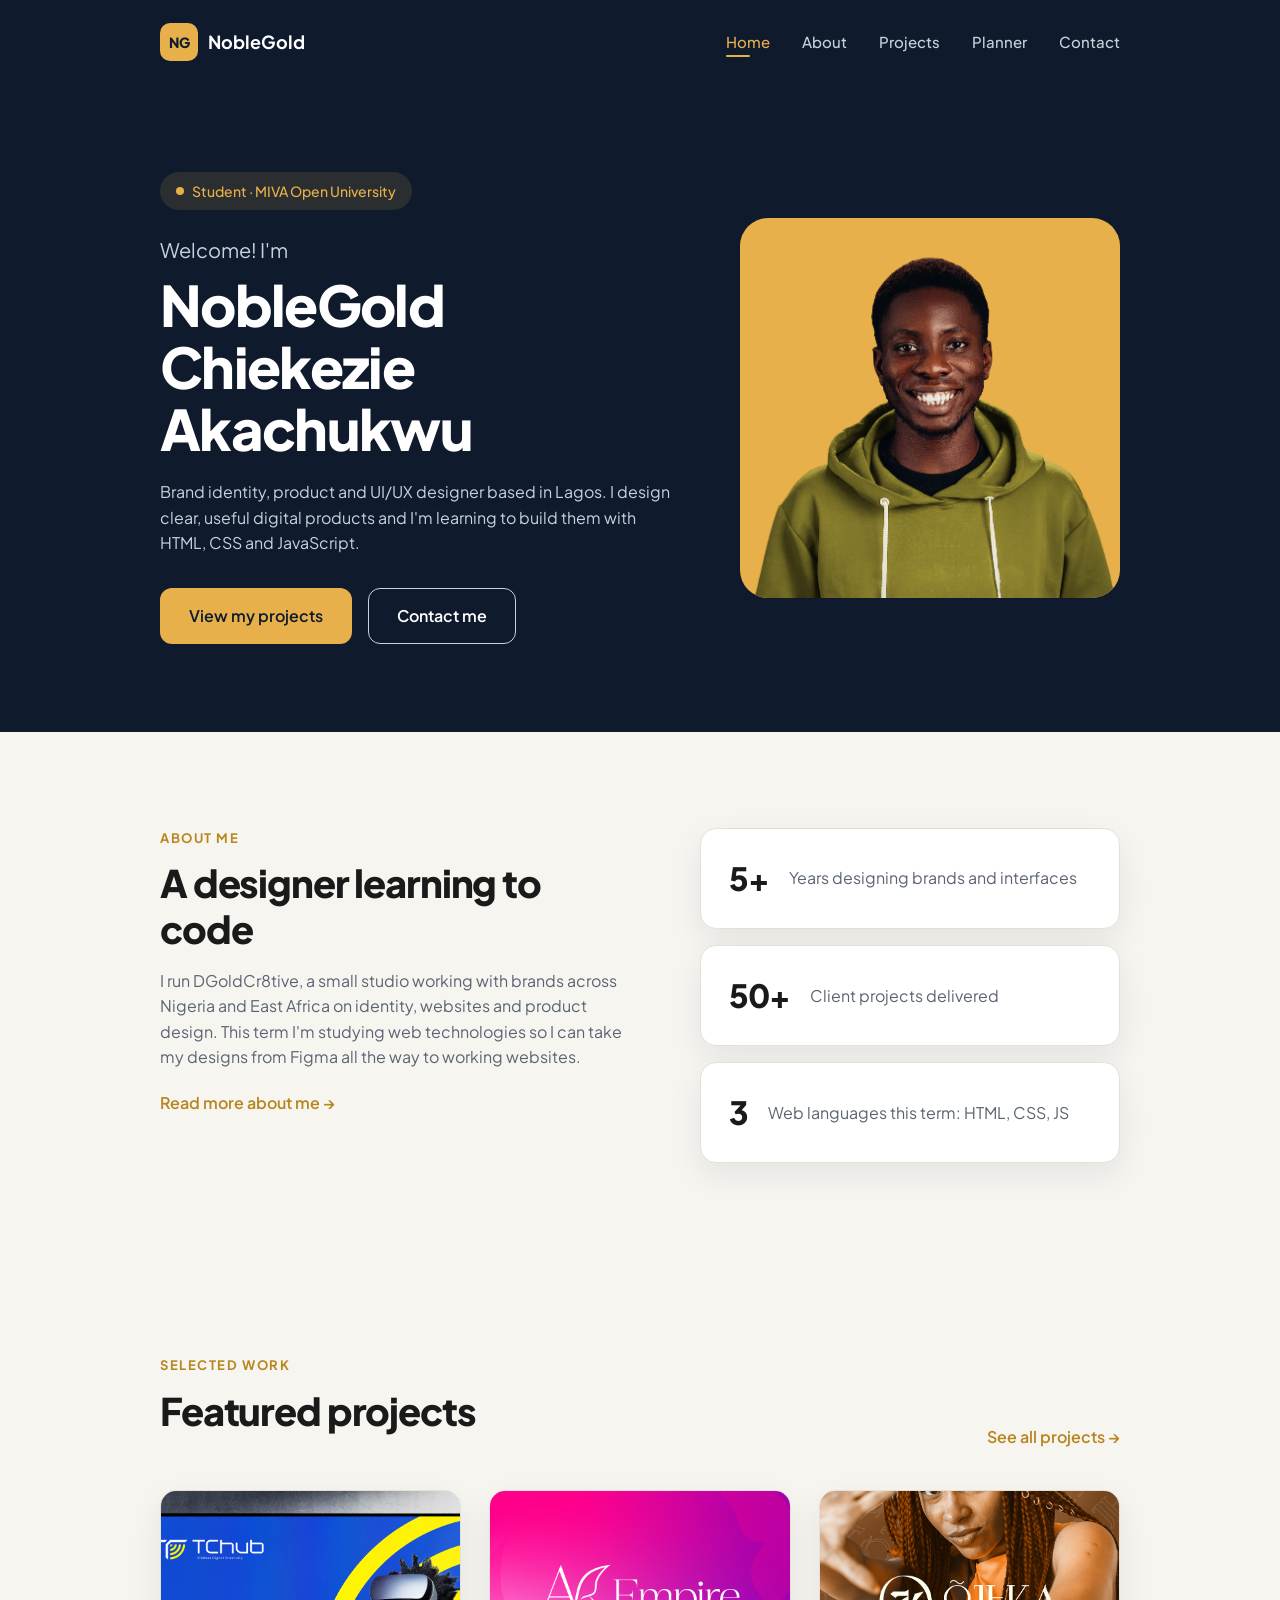
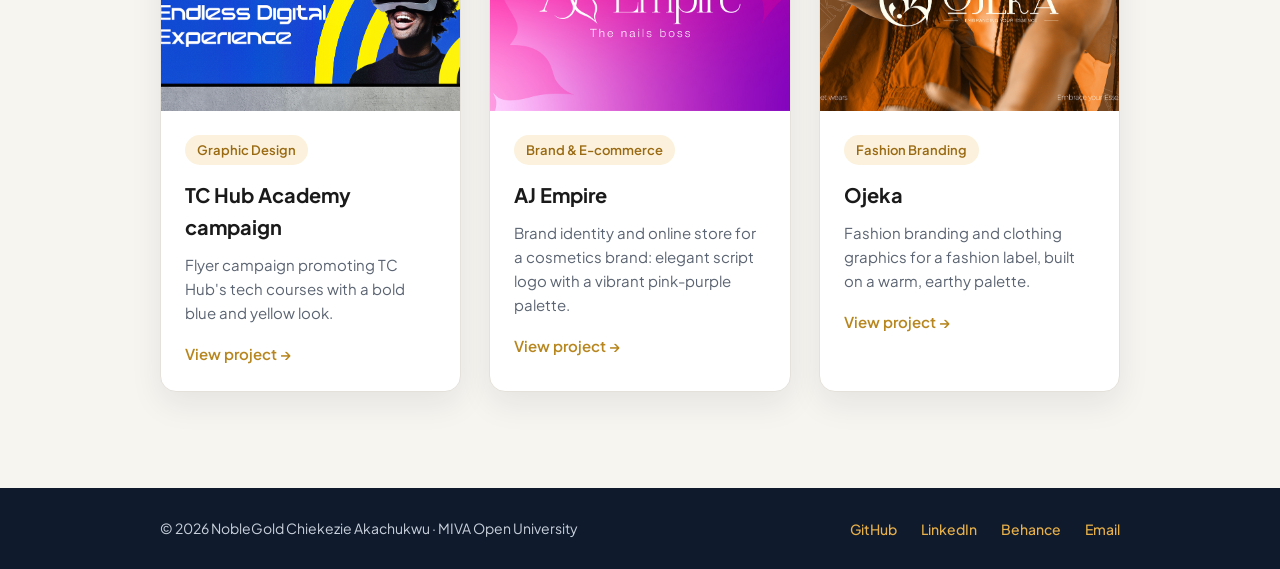
<file: index.html>
<!DOCTYPE html>
<html lang="en">
<head>
  <meta charset="UTF-8">
  <!-- Makes the page scale properly on phones -->
  <meta name="viewport" content="width=device-width, initial-scale=1.0">
  <title>NobleGold Chiekezie Akachukwu – Home</title>

  <!-- Plus Jakarta Sans from Google Fonts -->
  <link rel="preconnect" href="https://fonts.googleapis.com">
  <link rel="preconnect" href="https://fonts.gstatic.com" crossorigin>
  <link href="https://fonts.googleapis.com/css2?family=Plus+Jakarta+Sans:wght@400;500;600;700;800&display=swap" rel="stylesheet">

  <!-- One shared stylesheet for the whole site -->
  <link rel="stylesheet" href="css/style.css">
</head>
<body>

  <!-- ===== Navigation (same on every page) ===== -->
  <header class="site-nav">
    <nav class="container nav-inner">
      <a href="index.html" class="logo">
        <span class="logo-mark">NG</span>
        <span class="logo-name">NobleGold</span>
      </a>

      <!-- Hamburger button, only visible on mobile -->
      <button class="nav-toggle" id="navToggle" aria-label="Open menu">&#9776;</button>

      <ul class="nav-links" id="navLinks">
        <li><a href="index.html" class="active">Home</a></li>
        <li><a href="about.html">About</a></li>
        <li><a href="projects.html">Projects</a></li>
        <li><a href="planner.html">Planner</a></li>
        <li><a href="contact.html">Contact</a></li>
      </ul>
    </nav>
  </header>

  <main>

    <!-- ===== Hero ===== -->
    <section class="hero">
      <div class="container hero-inner">
        <div class="hero-text">
          <span class="hero-pill">Student · MIVA Open University</span>
          <p class="hero-hello">Welcome! I'm</p>
          <h1 class="hero-name">NobleGold Chiekezie Akachukwu</h1>
          <p class="hero-intro">
            Brand identity, product and UI/UX designer based in Lagos.
            I design clear, useful digital products and I'm learning to
            build them with HTML, CSS and JavaScript.
          </p>
          <div class="hero-buttons">
            <a href="projects.html" class="btn btn-primary">View my projects</a>
            <a href="contact.html" class="btn btn-secondary">Contact me</a>
          </div>
        </div>

        <!-- Photo in a rounded gold card -->
        <div class="hero-photo">
          <img src="images/profile.png" alt="Portrait of NobleGold Chiekezie Akachukwu smiling in a green hoodie">
        </div>
      </div>
    </section>

    <!-- ===== Brief biography ===== -->
    <section class="section fade-up">
      <div class="container bio-inner">
        <div class="bio-text">
          <span class="eyebrow">About me</span>
          <h2 class="section-title">A designer learning to code</h2>
          <p>
            I run DGoldCr8tive, a small studio working with brands across
            Nigeria and East Africa on identity, websites and product design.
            This term I'm studying web technologies so I can take my designs
            from Figma all the way to working websites.
          </p>
          <a href="about.html" class="bio-link">Read more about me &rarr;</a>
        </div>

        <!-- Three stat cards -->
        <div class="bio-stats">
          <div class="card stat-card">
            <span class="stat-number">5+</span>
            <span>Years designing brands and interfaces</span>
          </div>
          <div class="card stat-card">
            <span class="stat-number">50+</span>
            <span>Client projects delivered</span>
          </div>
          <div class="card stat-card">
            <span class="stat-number">3</span>
            <span>Web languages this term: HTML, CSS, JS</span>
          </div>
        </div>
      </div>
    </section>

    <!-- ===== Featured projects ===== -->
    <section class="section fade-up">
      <div class="container">
        <div class="featured-head">
          <div>
            <span class="eyebrow">Selected work</span>
            <h2 class="section-title">Featured projects</h2>
          </div>
          <a href="projects.html" class="bio-link">See all projects &rarr;</a>
        </div>

        <div class="featured-grid">
          <!-- Each project card is an <article> (semantic HTML) -->
          <article class="card project-card">
            <img src="images/tchub.png" alt="TC Hub Academy flyer with a blue and yellow design and a man wearing a VR headset">
            <div class="project-card-body">
              <span class="tag-pill">Graphic Design</span>
              <h3>TC Hub Academy campaign</h3>
              <p>Flyer campaign promoting TC Hub's tech courses with a bold blue and yellow look.</p>
              <a href="projects.html" class="project-link">View project &rarr;</a>
            </div>
          </article>

          <article class="card project-card">
            <img src="images/aj-empire.png" alt="AJ Empire logo on a vibrant pink and purple gradient background">
            <div class="project-card-body">
              <span class="tag-pill">Brand &amp; E-commerce</span>
              <h3>AJ Empire</h3>
              <p>Brand identity and online store for a cosmetics brand: elegant script logo with a vibrant pink-purple palette.</p>
              <a href="projects.html" class="project-link">View project &rarr;</a>
            </div>
          </article>

          <article class="card project-card">
            <img src="images/ojeka.png" alt="Ojeka fashion brand identity with a model in orange streetwear on a warm earthy background">
            <div class="project-card-body">
              <span class="tag-pill">Fashion Branding</span>
              <h3>Ojeka</h3>
              <p>Fashion branding and clothing graphics for a fashion label, built on a warm, earthy palette.</p>
              <a href="projects.html" class="project-link">View project &rarr;</a>
            </div>
          </article>
        </div>
      </div>
    </section>

  </main>

  <!-- ===== Footer (same on every page) ===== -->
  <footer class="site-footer">
    <div class="container footer-inner">
      <p>&copy; 2026 NobleGold Chiekezie Akachukwu &middot; MIVA Open University</p>
      <ul class="footer-links">
        <li><a href="https://github.com/dgoldesign" target="_blank" rel="noopener">GitHub</a></li>
        <li><a href="https://www.linkedin.com/in/noblegold-chiekezie-0a25a3251" target="_blank" rel="noopener">LinkedIn</a></li>
        <li><a href="https://www.behance.net/32a347e4" target="_blank" rel="noopener">Behance</a></li>
        <li><a href="mailto:noblegoldaka04@gmail.com">Email</a></li>
      </ul>
    </div>
  </footer>

  <!-- Shared JavaScript: mobile menu + scroll animations -->
  <script src="js/main.js"></script>
</body>
</html>
</file>
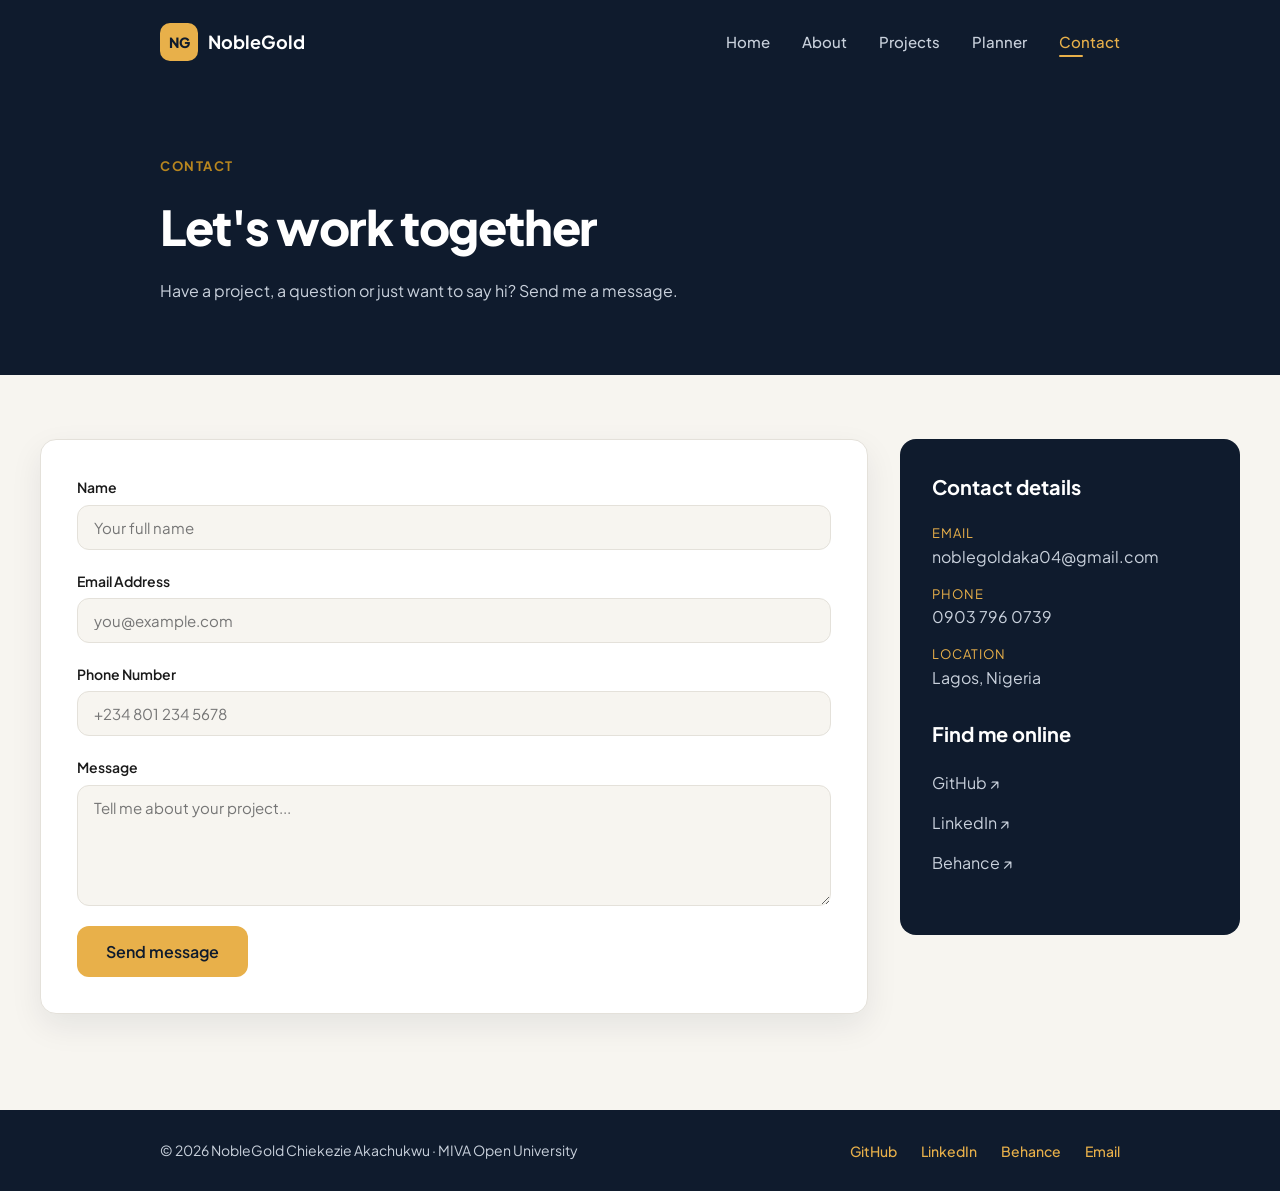
<file: contact.html>
<!DOCTYPE html>
<html lang="en">
<head>
  <meta charset="UTF-8">
  <meta name="viewport" content="width=device-width, initial-scale=1.0">
  <title>Contact – NobleGold Chiekezie Akachukwu</title>

  <link rel="preconnect" href="https://fonts.googleapis.com">
  <link rel="preconnect" href="https://fonts.gstatic.com" crossorigin>
  <link href="https://fonts.googleapis.com/css2?family=Plus+Jakarta+Sans:wght@400;500;600;700;800&display=swap" rel="stylesheet">

  <link rel="stylesheet" href="css/style.css">
</head>
<body>

  <!-- ===== Navigation ===== -->
  <header class="site-nav">
    <nav class="container nav-inner">
      <a href="index.html" class="logo">
        <span class="logo-mark">NG</span>
        <span class="logo-name">NobleGold</span>
      </a>
      <button class="nav-toggle" id="navToggle" aria-label="Open menu">&#9776;</button>
      <ul class="nav-links" id="navLinks">
        <li><a href="index.html">Home</a></li>
        <li><a href="about.html">About</a></li>
        <li><a href="projects.html">Projects</a></li>
        <li><a href="planner.html">Planner</a></li>
        <li><a href="contact.html" class="active">Contact</a></li>
      </ul>
    </nav>
  </header>

  <main>

    <!-- ===== Page header ===== -->
    <section class="page-header">
      <div class="container">
        <span class="eyebrow">Contact</span>
        <h1>Let's work together</h1>
        <p>Have a project, a question or just want to say hi? Send me a message.</p>
      </div>
    </section>

    <!-- ===== Form + info card ===== -->
    <section class="container contact-layout">

      <!-- Left: the form card. novalidate = JavaScript does the checking. -->
      <div class="card contact-form-card">

        <!-- Green message shown after a valid submit -->
        <p class="success-msg" id="successMsg"></p>

        <form class="contact-form" id="contactForm" novalidate>
          <div class="field">
            <label for="name">Name</label>
            <input type="text" id="name" name="name" placeholder="Your full name">
            <p class="error-text" id="nameError"></p>
          </div>

          <div class="field">
            <label for="email">Email Address</label>
            <input type="email" id="email" name="email" placeholder="you@example.com">
            <p class="error-text" id="emailError"></p>
          </div>

          <div class="field">
            <label for="phone">Phone Number</label>
            <input type="tel" id="phone" name="phone" placeholder="+234 801 234 5678">
            <p class="error-text" id="phoneError"></p>
          </div>

          <div class="field">
            <label for="message">Message</label>
            <textarea id="message" name="message" rows="5" placeholder="Tell me about your project..."></textarea>
            <p class="error-text" id="messageError"></p>
          </div>

          <button type="submit" class="btn btn-primary">Send message</button>
        </form>
      </div>

      <!-- Right: navy info card -->
      <aside class="contact-info">
        <h2>Contact details</h2>
        <ul>
          <li>
            <span class="label">Email</span>
            <a href="mailto:noblegoldaka04@gmail.com">noblegoldaka04@gmail.com</a>
          </li>
          <li>
            <span class="label">Phone</span>
            <a href="tel:+2349037960739">0903 796 0739</a>
          </li>
          <li>
            <span class="label">Location</span>
            Lagos, Nigeria
          </li>
        </ul>

        <h2>Find me online</h2>
        <ul>
          <li><a href="https://github.com/dgoldesign" target="_blank" rel="noopener">GitHub &#8599;</a></li>
          <li><a href="https://www.linkedin.com/in/noblegold-chiekezie-0a25a3251" target="_blank" rel="noopener">LinkedIn &#8599;</a></li>
          <li><a href="https://www.behance.net/32a347e4" target="_blank" rel="noopener">Behance &#8599;</a></li>
        </ul>
      </aside>

    </section>

  </main>

  <!-- ===== Footer ===== -->
  <footer class="site-footer">
    <div class="container footer-inner">
      <p>&copy; 2026 NobleGold Chiekezie Akachukwu &middot; MIVA Open University</p>
      <ul class="footer-links">
        <li><a href="https://github.com/dgoldesign" target="_blank" rel="noopener">GitHub</a></li>
        <li><a href="https://www.linkedin.com/in/noblegold-chiekezie-0a25a3251" target="_blank" rel="noopener">LinkedIn</a></li>
        <li><a href="https://www.behance.net/32a347e4" target="_blank" rel="noopener">Behance</a></li>
        <li><a href="mailto:noblegoldaka04@gmail.com">Email</a></li>
      </ul>
    </div>
  </footer>

  <script src="js/main.js"></script>
  <!-- Form validation logic -->
  <script src="js/contact.js"></script>
</body>
</html>
</file>
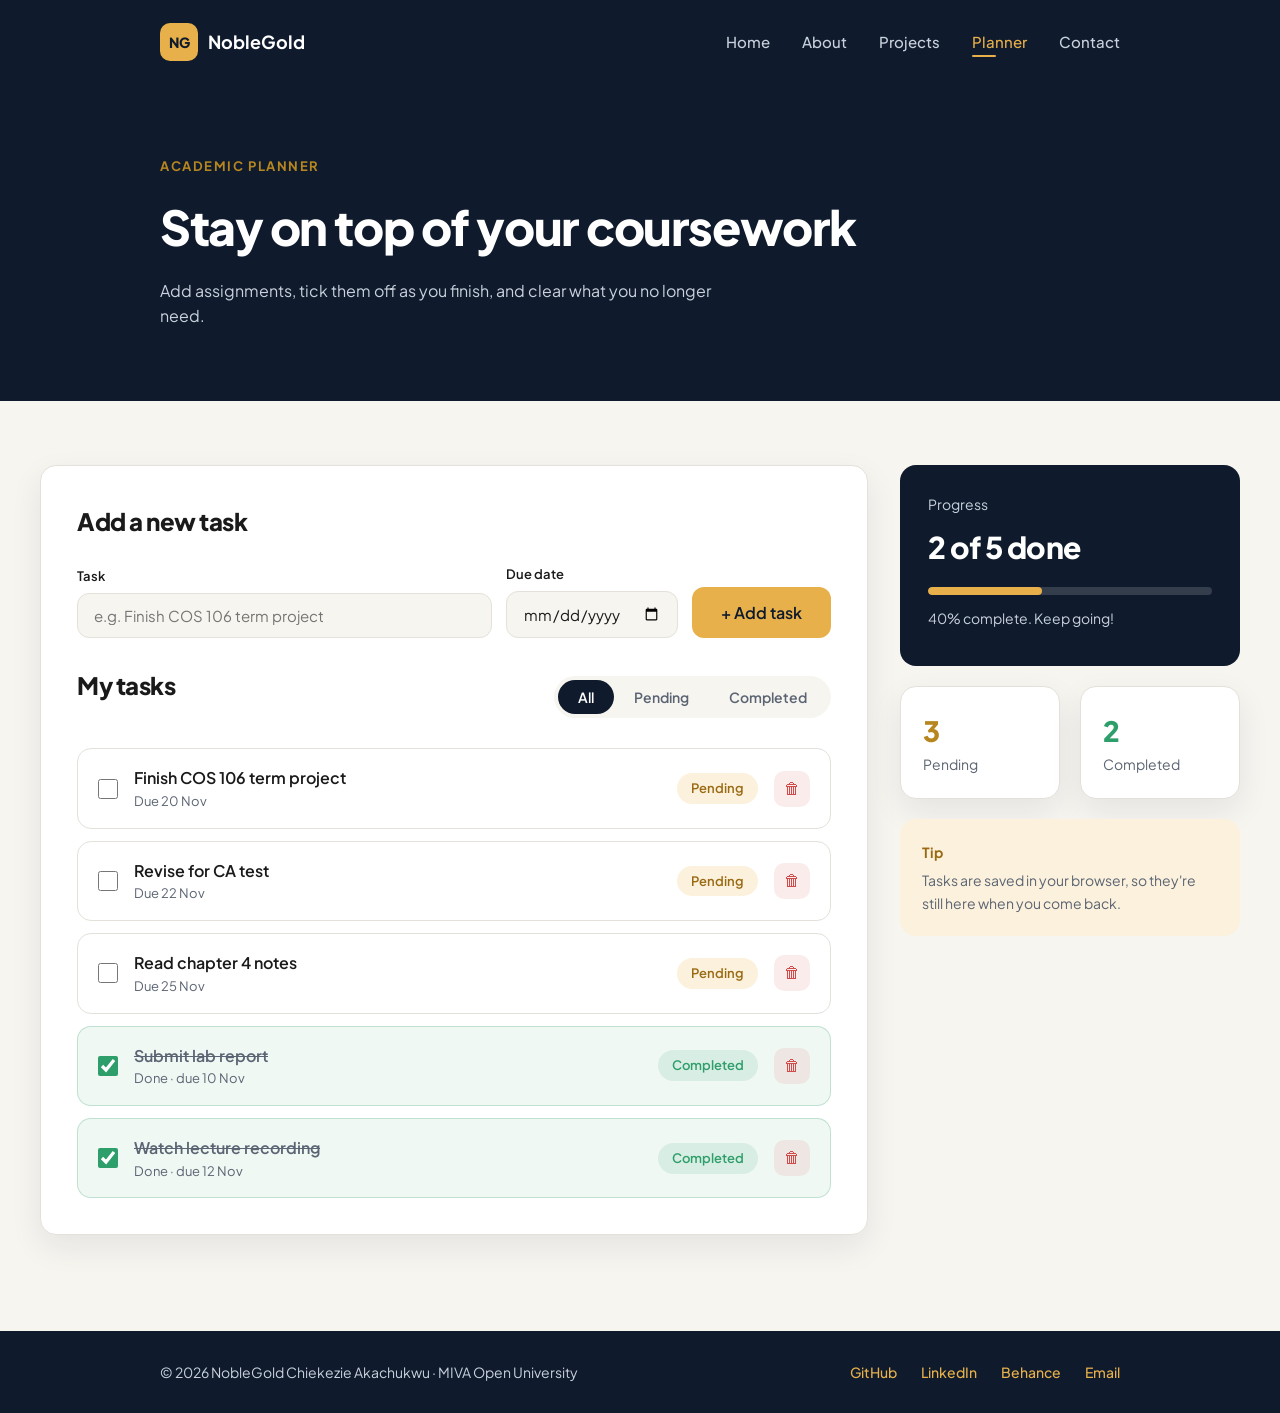
<file: planner.html>
<!DOCTYPE html>
<html lang="en">
<head>
  <meta charset="UTF-8">
  <meta name="viewport" content="width=device-width, initial-scale=1.0">
  <title>Academic Planner – NobleGold Chiekezie Akachukwu</title>

  <link rel="preconnect" href="https://fonts.googleapis.com">
  <link rel="preconnect" href="https://fonts.gstatic.com" crossorigin>
  <link href="https://fonts.googleapis.com/css2?family=Plus+Jakarta+Sans:wght@400;500;600;700;800&display=swap" rel="stylesheet">

  <link rel="stylesheet" href="css/style.css">
</head>
<body>

  <!-- ===== Navigation ===== -->
  <header class="site-nav">
    <nav class="container nav-inner">
      <a href="index.html" class="logo">
        <span class="logo-mark">NG</span>
        <span class="logo-name">NobleGold</span>
      </a>
      <button class="nav-toggle" id="navToggle" aria-label="Open menu">&#9776;</button>
      <ul class="nav-links" id="navLinks">
        <li><a href="index.html">Home</a></li>
        <li><a href="about.html">About</a></li>
        <li><a href="projects.html">Projects</a></li>
        <li><a href="planner.html" class="active">Planner</a></li>
        <li><a href="contact.html">Contact</a></li>
      </ul>
    </nav>
  </header>

  <main>

    <!-- ===== Page header ===== -->
    <section class="page-header">
      <div class="container">
        <span class="eyebrow">Academic planner</span>
        <h1>Stay on top of your coursework</h1>
        <p>Add assignments, tick them off as you finish, and clear what you no longer need.</p>
      </div>
    </section>

    <!-- ===== Planner: task panel + summary column ===== -->
    <section class="container planner-layout">

      <!-- Left: the task panel -->
      <div class="card task-panel">
        <h2>Add a new task</h2>

        <!-- Add-task form (planner.js handles the submit) -->
        <form class="task-form" id="taskForm">
          <div class="field grow">
            <label for="taskInput">Task</label>
            <input type="text" id="taskInput" placeholder="e.g. Finish COS 106 term project">
          </div>
          <div class="field">
            <label for="taskDate">Due date</label>
            <input type="date" id="taskDate">
          </div>
          <button type="submit" class="btn btn-primary">+ Add task</button>
        </form>

        <!-- Red message shown when the task box is empty -->
        <p class="form-error" id="taskError">Please type a task before adding it.</p>

        <div class="tasks-head">
          <h2>My tasks</h2>
          <!-- Filter tabs: All / Pending / Completed -->
          <div class="task-tabs" id="taskTabs">
            <button class="task-tab active" data-filter="all">All</button>
            <button class="task-tab" data-filter="pending">Pending</button>
            <button class="task-tab" data-filter="completed">Completed</button>
          </div>
        </div>

        <!-- planner.js builds the task rows in here -->
        <ul class="task-list" id="taskList"></ul>

        <!-- Shown when the list is empty -->
        <p class="empty-state" id="emptyState">No tasks here yet. Add one above to get started!</p>
      </div>

      <!-- Right: live summary column (numbers updated by planner.js) -->
      <aside class="summary-col">
        <div class="progress-card">
          <p class="label">Progress</p>
          <p class="big" id="progressText">0 of 0 done</p>
          <div class="progress-track">
            <div class="progress-fill" id="progressFill"></div>
          </div>
          <p class="label" id="progressPercent">0% complete. Keep going!</p>
        </div>

        <div class="count-cards">
          <div class="card count-card pending">
            <p class="num" id="pendingCount">0</p>
            <p class="label">Pending</p>
          </div>
          <div class="card count-card completed">
            <p class="num" id="completedCount">0</p>
            <p class="label">Completed</p>
          </div>
        </div>

        <div class="tip-card">
          <strong>Tip</strong>
          Tasks are saved in your browser, so they're still here when you come back.
        </div>
      </aside>

    </section>

  </main>

  <!-- ===== Footer ===== -->
  <footer class="site-footer">
    <div class="container footer-inner">
      <p>&copy; 2026 NobleGold Chiekezie Akachukwu &middot; MIVA Open University</p>
      <ul class="footer-links">
        <li><a href="https://github.com/dgoldesign" target="_blank" rel="noopener">GitHub</a></li>
        <li><a href="https://www.linkedin.com/in/noblegold-chiekezie-0a25a3251" target="_blank" rel="noopener">LinkedIn</a></li>
        <li><a href="https://www.behance.net/32a347e4" target="_blank" rel="noopener">Behance</a></li>
        <li><a href="mailto:noblegoldaka04@gmail.com">Email</a></li>
      </ul>
    </div>
  </footer>

  <script src="js/main.js"></script>
  <!-- Task manager logic -->
  <script src="js/planner.js"></script>
</body>
</html>
</file>
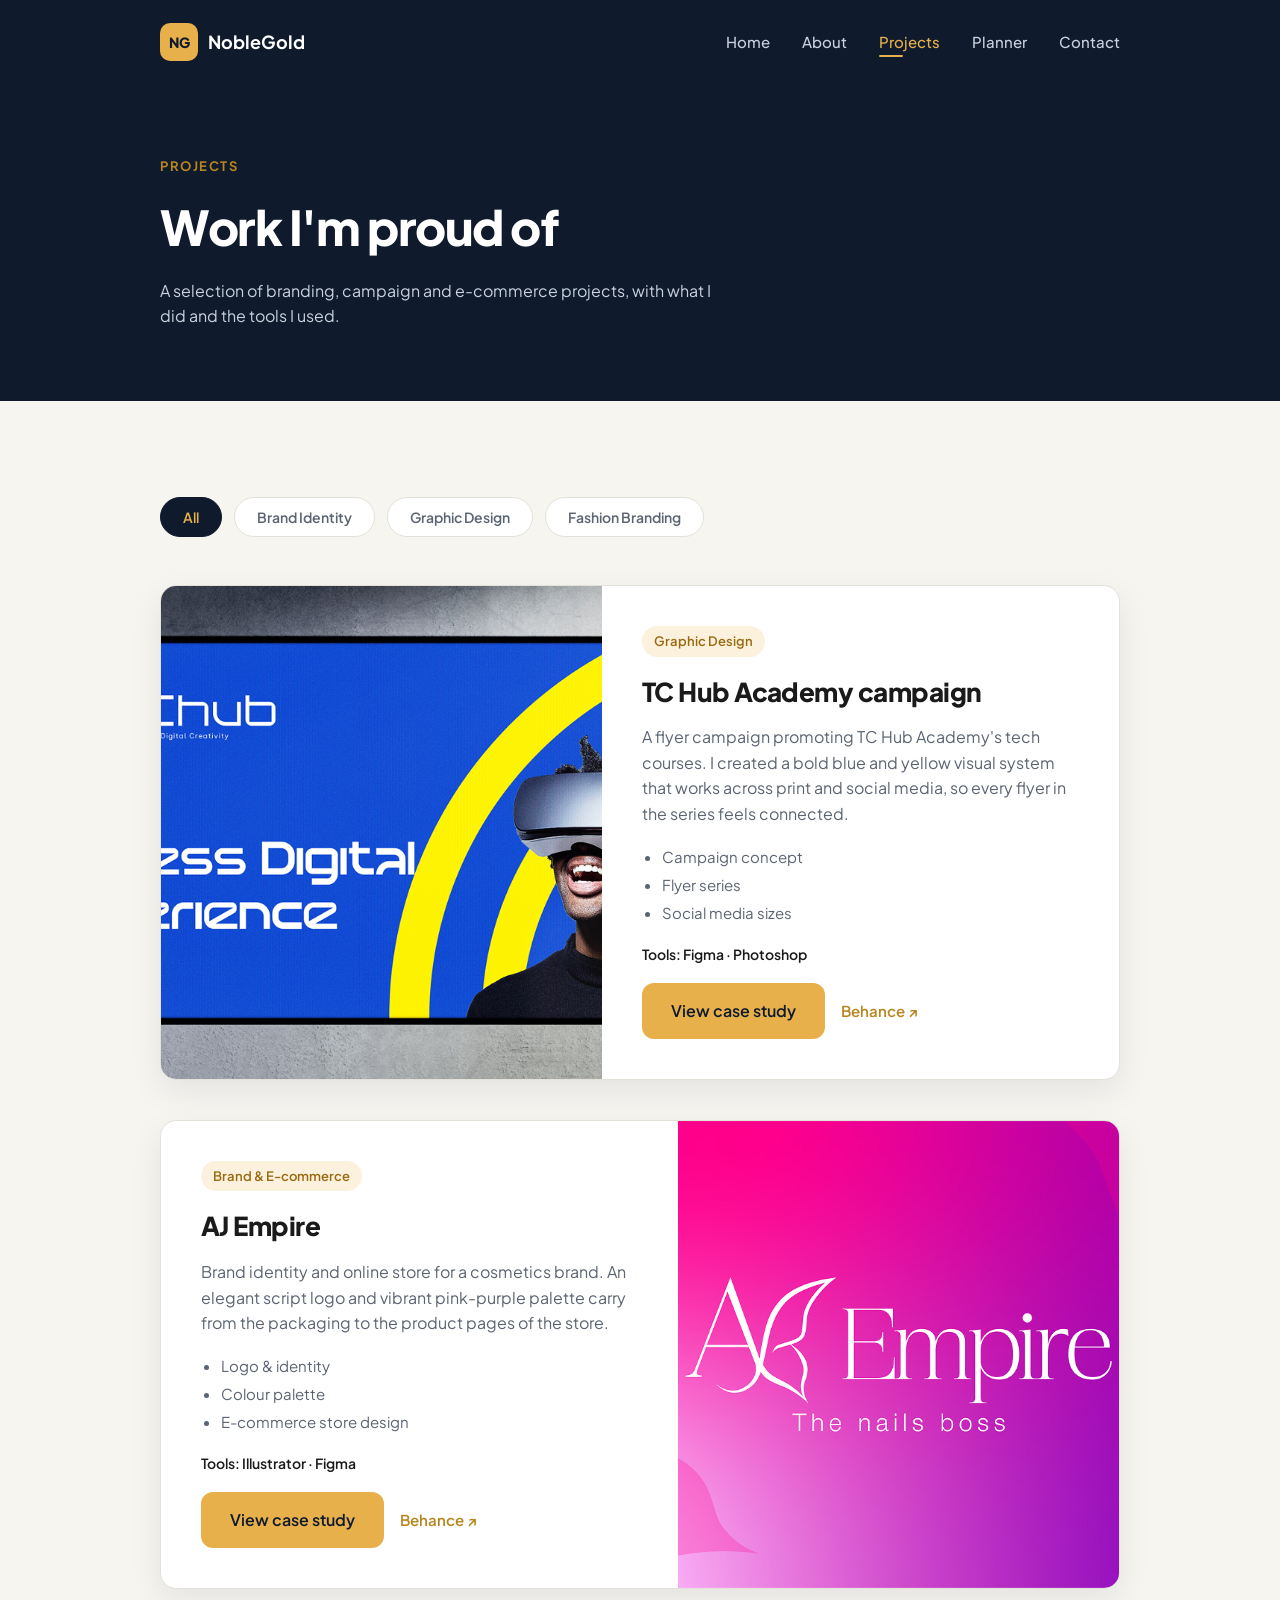
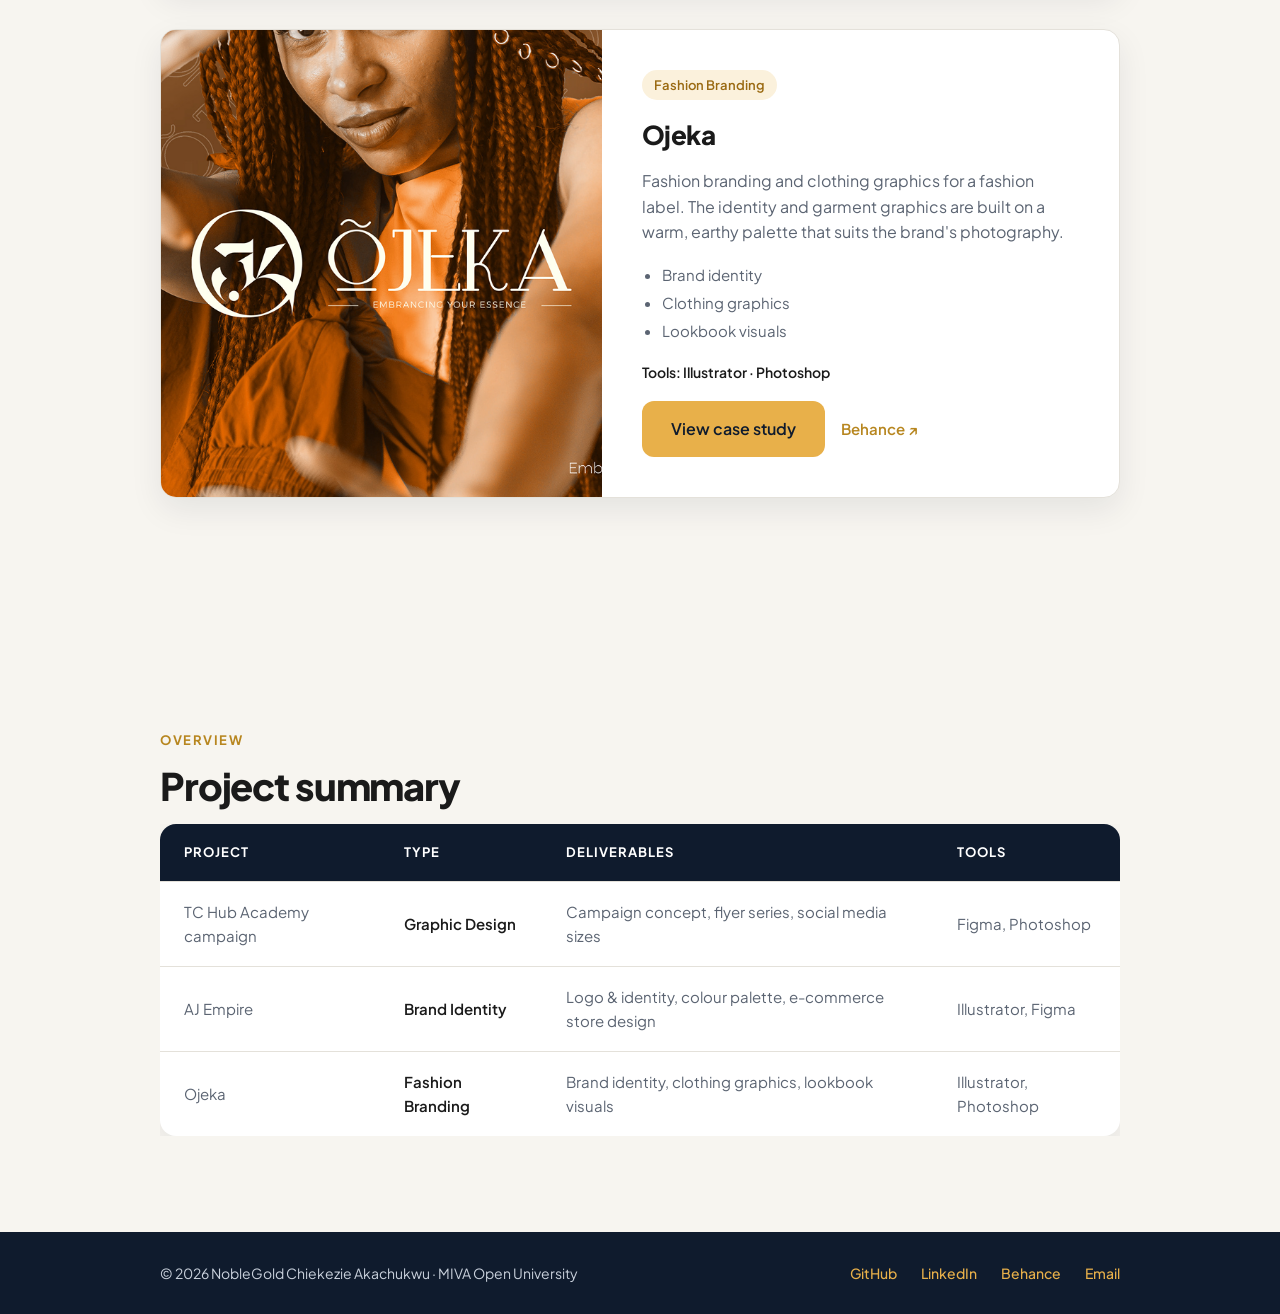
<file: projects.html>
<!DOCTYPE html>
<html lang="en">
<head>
  <meta charset="UTF-8">
  <meta name="viewport" content="width=device-width, initial-scale=1.0">
  <title>Projects – NobleGold Chiekezie Akachukwu</title>

  <link rel="preconnect" href="https://fonts.googleapis.com">
  <link rel="preconnect" href="https://fonts.gstatic.com" crossorigin>
  <link href="https://fonts.googleapis.com/css2?family=Plus+Jakarta+Sans:wght@400;500;600;700;800&display=swap" rel="stylesheet">

  <link rel="stylesheet" href="css/style.css">
</head>
<body>

  <!-- ===== Navigation ===== -->
  <header class="site-nav">
    <nav class="container nav-inner">
      <a href="index.html" class="logo">
        <span class="logo-mark">NG</span>
        <span class="logo-name">NobleGold</span>
      </a>
      <button class="nav-toggle" id="navToggle" aria-label="Open menu">&#9776;</button>
      <ul class="nav-links" id="navLinks">
        <li><a href="index.html">Home</a></li>
        <li><a href="about.html">About</a></li>
        <li><a href="projects.html" class="active">Projects</a></li>
        <li><a href="planner.html">Planner</a></li>
        <li><a href="contact.html">Contact</a></li>
      </ul>
    </nav>
  </header>

  <main>

    <!-- ===== Page header ===== -->
    <section class="page-header">
      <div class="container">
        <span class="eyebrow">Projects</span>
        <h1>Work I'm proud of</h1>
        <p>A selection of branding, campaign and e-commerce projects, with what I did and the tools I used.</p>
      </div>
    </section>

    <!-- ===== Filterable project list ===== -->
    <section class="section fade-up">
      <div class="container">

        <!-- Filter buttons: JavaScript shows/hides cards by data-category -->
        <div class="filter-bar" id="filterBar">
          <button class="filter-btn active" data-filter="all">All</button>
          <button class="filter-btn" data-filter="brand">Brand Identity</button>
          <button class="filter-btn" data-filter="graphic">Graphic Design</button>
          <button class="filter-btn" data-filter="fashion">Fashion Branding</button>
        </div>

        <!-- Project 1: image left, text right -->
        <article class="card big-project" data-category="graphic">
          <div class="big-project-img">
            <img src="images/tchub.png" alt="TC Hub Academy flyer with a blue and yellow design and a man wearing a VR headset">
          </div>
          <div class="big-project-body">
            <span class="tag-pill">Graphic Design</span>
            <h3>TC Hub Academy campaign</h3>
            <p>
              A flyer campaign promoting TC Hub Academy's tech courses. I created
              a bold blue and yellow visual system that works across print and
              social media, so every flyer in the series feels connected.
            </p>
            <ul class="deliverables">
              <li>Campaign concept</li>
              <li>Flyer series</li>
              <li>Social media sizes</li>
            </ul>
            <p class="tools-line">Tools: Figma &middot; Photoshop</p>
            <div class="big-project-links">
              <a href="https://www.behance.net/gallery/234723851/TC-Hub-Portfolio-Website-UIUX-Case-Study" class="btn btn-primary" target="_blank" rel="noopener">View case study</a>
              <a href="https://www.behance.net/32a347e4" class="project-link" target="_blank" rel="noopener">Behance &#8599;</a>
            </div>
          </div>
        </article>

        <!-- Project 2: image right (reverse) -->
        <article class="card big-project reverse" data-category="brand">
          <div class="big-project-img">
            <img src="images/aj-empire.png" alt="AJ Empire logo on a vibrant pink and purple gradient background">
          </div>
          <div class="big-project-body">
            <span class="tag-pill">Brand &amp; E-commerce</span>
            <h3>AJ Empire</h3>
            <p>
              Brand identity and online store for a cosmetics brand. An elegant
              script logo and vibrant pink-purple palette carry from the
              packaging to the product pages of the store.
            </p>
            <ul class="deliverables">
              <li>Logo &amp; identity</li>
              <li>Colour palette</li>
              <li>E-commerce store design</li>
            </ul>
            <p class="tools-line">Tools: Illustrator &middot; Figma</p>
            <div class="big-project-links">
              <a href="https://www.behance.net/gallery/238372981/AJEmpire-Brand-Identity" class="btn btn-primary" target="_blank" rel="noopener">View case study</a>
              <a href="https://www.behance.net/32a347e4" class="project-link" target="_blank" rel="noopener">Behance &#8599;</a>
            </div>
          </div>
        </article>

        <!-- Project 3: image left again -->
        <article class="card big-project" data-category="fashion">
          <div class="big-project-img">
            <img src="images/ojeka.png" alt="Ojeka fashion brand identity with a model in orange streetwear on a warm earthy background">
          </div>
          <div class="big-project-body">
            <span class="tag-pill">Fashion Branding</span>
            <h3>Ojeka</h3>
            <p>
              Fashion branding and clothing graphics for a fashion label. The
              identity and garment graphics are built on a warm, earthy palette
              that suits the brand's photography.
            </p>
            <ul class="deliverables">
              <li>Brand identity</li>
              <li>Clothing graphics</li>
              <li>Lookbook visuals</li>
            </ul>
            <p class="tools-line">Tools: Illustrator &middot; Photoshop</p>
            <div class="big-project-links">
              <a href="https://www.behance.net/gallery/184143495/Ojeka-Brand-identity" class="btn btn-primary" target="_blank" rel="noopener">View case study</a>
              <a href="https://www.behance.net/32a347e4" class="project-link" target="_blank" rel="noopener">Behance &#8599;</a>
            </div>
          </div>
        </article>

      </div>
    </section>

    <!-- ===== Project summary table ===== -->
    <section class="section fade-up">
      <div class="container">
        <span class="eyebrow">Overview</span>
        <h2 class="section-title">Project summary</h2>

        <div class="table-wrap">
          <table class="edu-table">
            <thead>
              <tr>
                <th>Project</th>
                <th>Type</th>
                <th>Deliverables</th>
                <th>Tools</th>
              </tr>
            </thead>
            <tbody>
              <tr>
                <td>TC Hub Academy campaign</td>
                <td>Graphic Design</td>
                <td>Campaign concept, flyer series, social media sizes</td>
                <td>Figma, Photoshop</td>
              </tr>
              <tr>
                <td>AJ Empire</td>
                <td>Brand Identity</td>
                <td>Logo &amp; identity, colour palette, e-commerce store design</td>
                <td>Illustrator, Figma</td>
              </tr>
              <tr>
                <td>Ojeka</td>
                <td>Fashion Branding</td>
                <td>Brand identity, clothing graphics, lookbook visuals</td>
                <td>Illustrator, Photoshop</td>
              </tr>
            </tbody>
          </table>
        </div>
      </div>
    </section>

  </main>

  <!-- ===== Footer ===== -->
  <footer class="site-footer">
    <div class="container footer-inner">
      <p>&copy; 2026 NobleGold Chiekezie Akachukwu &middot; MIVA Open University</p>
      <ul class="footer-links">
        <li><a href="https://github.com/dgoldesign" target="_blank" rel="noopener">GitHub</a></li>
        <li><a href="https://www.linkedin.com/in/noblegold-chiekezie-0a25a3251" target="_blank" rel="noopener">LinkedIn</a></li>
        <li><a href="https://www.behance.net/32a347e4" target="_blank" rel="noopener">Behance</a></li>
        <li><a href="mailto:noblegoldaka04@gmail.com">Email</a></li>
      </ul>
    </div>
  </footer>

  <script src="js/main.js"></script>
</body>
</html>
</file>
<file: css/style.css>
/* ============================================================
   COS 106 Term Project – NobleGold portfolio
   One stylesheet shared by every page.
   Order: variables → base → buttons → nav → page header → footer
          → home → about → projects → planner → contact
          → animations → responsive breakpoints
   ============================================================ */

/* ---------- 1. Colour variables (the whole site uses these) ---------- */
:root {
  --navy: #0F1B2D;        /* nav, headers, footer */
  --gold: #E8B04A;        /* accent, primary buttons */
  --gold-dark: #B7861F;   /* small uppercase eyebrow labels */
  --cream: #F7F5F0;       /* page background */
  --white: #FFFFFF;       /* cards */
  --ink: #1A1A1A;         /* headings */
  --muted: #5B6472;       /* body text */
  --soft: #C9D1DC;        /* light text on navy */
  --line: #E4E1DA;        /* borders */
  --green: #2E9E6A;       /* completed */
  --red: #D14B4B;         /* delete / errors */
  --tag-bg: #FBF1DC;      /* tag pill background */
  --tag-text: #9A6A12;    /* tag pill text */
  --shadow: 0 12px 32px rgba(15, 27, 45, .08); /* soft card shadow */
}

/* ---------- 2. Base styles ---------- */
* { margin: 0; padding: 0; box-sizing: border-box; }

html { scroll-behavior: smooth; }

body {
  font-family: 'Plus Jakarta Sans', sans-serif;
  background: var(--cream);
  color: var(--muted);
  font-size: 16px;
  line-height: 1.6;
}

img { max-width: 100%; display: block; }

a { text-decoration: none; color: inherit; }

/* Centred content column used on every page */
.container {
  max-width: 1200px;
  margin: 0 auto;
  padding: 0 120px;
}

/* Vertical rhythm for big page sections */
.section { padding: 96px 0; }

/* Small uppercase label above section titles */
.eyebrow {
  display: block;
  font-size: 13px;
  font-weight: 700;
  letter-spacing: 0.12em;
  text-transform: uppercase;
  color: var(--gold-dark);
  margin-bottom: 12px;
}

/* Big section titles */
.section-title {
  font-size: 38px;
  font-weight: 800;
  letter-spacing: -0.03em;
  color: var(--ink);
  line-height: 1.2;
  margin-bottom: 16px;
}

/* ---------- 3. Buttons ---------- */
.btn {
  display: inline-block;
  padding: 14px 28px;
  border-radius: 12px;
  font-family: inherit;
  font-size: 16px;
  font-weight: 600;
  cursor: pointer;
  border: 1px solid transparent;
  transition: transform .2s ease, box-shadow .2s ease;
}

.btn:hover {
  transform: translateY(-2px);           /* small lift on hover */
  box-shadow: 0 8px 20px rgba(15, 27, 45, .15);
}

.btn-primary { background: var(--gold); color: var(--navy); }

.btn-secondary {
  background: transparent;
  color: inherit;
  border-color: var(--soft);
}

/* ---------- 4. Navigation bar (same on every page) ---------- */
.site-nav {
  background: var(--navy);
  height: 84px;
  display: flex;
  align-items: center;
}

.nav-inner {
  width: 100%;
  display: flex;
  align-items: center;
  justify-content: space-between;
}

/* Logo: gold rounded square + name */
.logo { display: flex; align-items: center; gap: 10px; }

.logo-mark {
  width: 38px;
  height: 38px;
  background: var(--gold);
  color: var(--navy);
  border-radius: 10px;
  display: flex;
  align-items: center;
  justify-content: center;
  font-weight: 800;
  font-size: 14px;
}

.logo-name { color: var(--white); font-weight: 700; font-size: 18px; }

/* Nav links */
.nav-links {
  display: flex;
  gap: 32px;
  list-style: none;
}

.nav-links a {
  color: var(--soft);
  font-size: 15px;
  font-weight: 500;
  padding-bottom: 6px;
  position: relative;
  transition: color .2s ease;
}

.nav-links a:hover { color: var(--white); }

/* Active page link: gold with a short gold underline */
.nav-links a.active { color: var(--gold); }

.nav-links a.active::after {
  content: "";
  position: absolute;
  left: 0;
  bottom: 0;
  width: 24px;
  height: 2px;
  background: var(--gold);
  border-radius: 2px;
}

/* Hamburger button – hidden on desktop, shown on mobile */
.nav-toggle {
  display: none;
  background: none;
  border: 1px solid var(--soft);
  border-radius: 8px;
  color: var(--white);
  font-size: 20px;
  padding: 6px 12px;
  cursor: pointer;
}

/* ---------- 5. Page header (inner pages) ---------- */
.page-header {
  background: var(--navy);
  padding: 72px 0;
}

.page-header h1 {
  font-size: 48px;
  font-weight: 800;
  letter-spacing: -0.03em;
  color: var(--white);
  margin-bottom: 12px;
}

.page-header p { color: var(--soft); max-width: 560px; }

/* ---------- 6. Footer (same on every page) ---------- */
.site-footer {
  background: var(--navy);
  padding: 28px 0;
}

.footer-inner {
  display: flex;
  align-items: center;
  justify-content: space-between;
  flex-wrap: wrap;
  gap: 16px;
}

.footer-inner p { color: var(--soft); font-size: 14px; }

.footer-links { display: flex; gap: 24px; list-style: none; }

.footer-links a { color: var(--gold); font-size: 14px; font-weight: 500; }

.footer-links a:hover { text-decoration: underline; }

/* ---------- 7. Home page ---------- */

/* Hero: navy, two columns (text + photo) */
.hero { background: var(--navy); padding: 88px 0; }

.hero-inner {
  display: flex;
  align-items: center;
  gap: 64px;
}

.hero-text { flex: 1; }

/* Status pill at the top of the hero */
.hero-pill {
  display: inline-flex;
  align-items: center;
  gap: 8px;
  background: rgba(232, 176, 74, .12);
  color: var(--gold);
  font-size: 14px;
  font-weight: 500;
  padding: 8px 16px;
  border-radius: 999px;
  margin-bottom: 24px;
}

.hero-pill::before {
  content: "";
  width: 8px;
  height: 8px;
  border-radius: 50%;
  background: var(--gold);
}

.hero-hello { color: var(--soft); font-size: 20px; margin-bottom: 8px; }

.hero-name {
  font-size: 56px;
  font-weight: 800;
  letter-spacing: -0.03em;
  line-height: 1.1;
  color: var(--white);
  margin-bottom: 20px;
}

.hero-intro { color: var(--soft); max-width: 520px; margin-bottom: 32px; }

.hero-buttons { display: flex; gap: 16px; flex-wrap: wrap; }

.hero .btn-secondary { color: var(--white); }

/* Photo in a rounded gold card */
.hero-photo {
  flex: 0 0 380px;
  background: var(--gold);
  border-radius: 28px;
  overflow: hidden;
}

.hero-photo img { width: 100%; height: auto; }

/* Brief biography: text left, stat cards right */
.bio-inner { display: flex; gap: 64px; align-items: flex-start; }

.bio-text { flex: 1; }

.bio-text p { margin-bottom: 20px; }

.bio-link { color: var(--gold-dark); font-weight: 600; }

.bio-link:hover { text-decoration: underline; }

.bio-stats {
  flex: 0 0 420px;
  display: flex;
  flex-direction: column;
  gap: 16px;
}

/* Reusable white card look */
.card {
  background: var(--white);
  border: 1px solid var(--line);
  border-radius: 16px;
  box-shadow: var(--shadow);
  transition: transform .2s ease, box-shadow .2s ease;
}

.card:hover {
  transform: translateY(-4px);
  box-shadow: 0 16px 40px rgba(15, 27, 45, .12);
}

.stat-card {
  display: flex;
  align-items: center;
  gap: 20px;
  padding: 24px 28px;
}

.stat-number {
  font-size: 32px;
  font-weight: 800;
  color: var(--ink);
  letter-spacing: -0.03em;
}

/* Featured projects grid (also used as the base card on Projects page) */
.featured-head {
  display: flex;
  justify-content: space-between;
  align-items: flex-end;
  margin-bottom: 40px;
}

.featured-grid {
  display: grid;
  grid-template-columns: repeat(3, 1fr); /* CSS Grid requirement */
  gap: 28px;
}

.project-card { overflow: hidden; display: flex; flex-direction: column; }

.project-card img { height: 220px; object-fit: cover; width: 100%; }

.project-card-body { padding: 24px; }

/* Small tag pill on project cards */
.tag-pill {
  display: inline-block;
  background: var(--tag-bg);
  color: var(--tag-text);
  font-size: 13px;
  font-weight: 600;
  padding: 5px 12px;
  border-radius: 999px;
  margin-bottom: 14px;
}

.project-card h3 {
  font-size: 20px;
  font-weight: 700;
  color: var(--ink);
  margin-bottom: 10px;
}

.project-card p { font-size: 15px; margin-bottom: 16px; }

.project-link { color: var(--gold-dark); font-weight: 600; font-size: 15px; }

.project-link:hover { text-decoration: underline; }

/* ---------- 8. About page ---------- */

/* Intro + video, two columns */
.about-intro-inner { display: flex; gap: 64px; align-items: center; }

.about-intro-text { flex: 1; }

.about-video { flex: 0 0 480px; }

.about-video video {
  width: 100%;
  border-radius: 20px;
  display: block;
  background: var(--navy);
}

/* Education table */
.table-wrap { overflow-x: auto; }  /* lets the table scroll on small screens */

.edu-table {
  width: 100%;
  border-collapse: collapse;
  background: var(--white);
  border-radius: 16px;
  overflow: hidden;
  box-shadow: var(--shadow);
}

.edu-table thead { background: var(--navy); }

.edu-table th {
  color: var(--white);
  font-size: 13px;
  font-weight: 700;
  letter-spacing: 0.08em;
  text-transform: uppercase;
  text-align: left;
  padding: 18px 24px;
}

.edu-table td {
  padding: 18px 24px;
  border-top: 1px solid var(--line);
  font-size: 15px;
}

.edu-table td:nth-child(2) { color: var(--ink); font-weight: 600; }

/* Coloured status pills inside tables and the planner */
.pill {
  display: inline-block;
  font-size: 13px;
  font-weight: 600;
  padding: 5px 14px;
  border-radius: 999px;
}

.pill-progress, .pill-pending { background: var(--tag-bg); color: var(--tag-text); }

.pill-done { background: rgba(46, 158, 106, .12); color: var(--green); }

/* Career aspirations + skills, two columns */
.goals-skills { display: flex; gap: 64px; align-items: flex-start; }

.goals-col, .skills-col { flex: 1; }

/* Numbered aspiration cards built on an <ol> */
.goal-list { list-style: none; counter-reset: goal; display: flex; flex-direction: column; gap: 16px; }

.goal-list li {
  counter-increment: goal;
  display: flex;
  align-items: center;
  gap: 18px;
  padding: 22px 26px;
  color: var(--ink);
  font-weight: 500;
}

.goal-list li::before {
  content: counter(goal);
  flex: 0 0 34px;
  height: 34px;
  background: var(--navy);
  color: var(--gold);
  border-radius: 50%;
  display: flex;
  align-items: center;
  justify-content: center;
  font-size: 14px;
  font-weight: 700;
}

/* Skill progress bars */
.skills-card { padding: 28px; }

.skill { margin-bottom: 20px; }

.skill:last-child { margin-bottom: 0; }

.skill-top {
  display: flex;
  justify-content: space-between;
  margin-bottom: 8px;
  font-size: 15px;
}

.skill-top .name { color: var(--ink); font-weight: 600; }

.skill-track {
  height: 8px;
  background: var(--cream);
  border-radius: 999px;
  overflow: hidden;
}

/* The gold fill animates from 0 to its width when scrolled into view.
   JavaScript adds the .filled class; width comes from the inline style. */
.skill-fill {
  height: 100%;
  width: 0;
  background: var(--gold);
  border-radius: 999px;
  transition: width 1.2s ease;
}

/* Hobbies grid */
.hobby-grid {
  display: grid;
  grid-template-columns: repeat(4, 1fr); /* CSS Grid requirement */
  gap: 24px;
}

.hobby-card { padding: 26px; }

.hobby-icon {
  width: 52px;
  height: 52px;
  background: var(--gold);
  border-radius: 14px;
  display: flex;
  align-items: center;
  justify-content: center;
  margin-bottom: 18px;
}

.hobby-card h3 { font-size: 17px; font-weight: 700; color: var(--ink); margin-bottom: 8px; }

.hobby-card p { font-size: 14px; }

/* ---------- 9. Projects page ---------- */

/* Filter buttons */
.filter-bar { display: flex; gap: 12px; flex-wrap: wrap; margin-bottom: 48px; }

.filter-btn {
  font-family: inherit;
  font-size: 14px;
  font-weight: 600;
  padding: 10px 22px;
  border-radius: 999px;
  border: 1px solid var(--line);
  background: var(--white);
  color: var(--muted);
  cursor: pointer;
  transition: all .2s ease;
}

.filter-btn:hover { border-color: var(--gold); color: var(--ink); }

.filter-btn.active { background: var(--navy); border-color: var(--navy); color: var(--gold); }

/* Large project cards, image + text side by side */
.big-project {
  display: flex;
  overflow: hidden;
  margin-bottom: 40px;
}

/* Every second card flips image/text (desktop only) */
.big-project.reverse { flex-direction: row-reverse; }

.big-project-img { flex: 0 0 46%; }

.big-project-img img { width: 100%; height: 100%; object-fit: cover; }

.big-project-body { flex: 1; padding: 40px; }

.big-project-body h3 {
  font-size: 26px;
  font-weight: 800;
  letter-spacing: -0.02em;
  color: var(--ink);
  margin-bottom: 12px;
}

.big-project-body > p { margin-bottom: 18px; }

.deliverables { list-style: disc; padding-left: 20px; margin-bottom: 18px; }

.deliverables li { margin-bottom: 4px; font-size: 15px; }

.tools-line { font-size: 14px; color: var(--ink); font-weight: 600; margin-bottom: 24px; }

.big-project-links { display: flex; gap: 16px; align-items: center; flex-wrap: wrap; }

/* Hidden state used by the JavaScript filter */
.big-project.hidden { display: none; }

/* Project summary table reuses .edu-table styles */

/* ---------- 10. Planner page ---------- */

.planner-layout {
  display: flex;
  gap: 32px;
  align-items: flex-start;
  padding: 64px 0 96px;
}

.task-panel { flex: 1; padding: 36px; }

.task-panel h2 { font-size: 24px; font-weight: 800; color: var(--ink); margin-bottom: 24px; letter-spacing: -0.02em; }

/* Add-task form: text input + date + button in a row */
.task-form { display: flex; gap: 14px; align-items: flex-end; flex-wrap: wrap; margin-bottom: 12px; }

.task-form .field { display: flex; flex-direction: column; gap: 6px; }

.task-form .field.grow { flex: 1; min-width: 200px; }

.task-form label { font-size: 13px; font-weight: 600; color: var(--ink); }

.task-form input {
  font-family: inherit;
  font-size: 15px;
  padding: 12px 16px;
  border: 1px solid var(--line);
  border-radius: 12px;
  background: var(--cream);
  color: var(--ink);
}

.task-form input:focus { outline: 2px solid var(--gold); border-color: var(--gold); }

/* Red message when the task box is empty */
.form-error { color: var(--red); font-size: 14px; margin-bottom: 16px; display: none; }

.form-error.show { display: block; }

/* My tasks heading + filter tabs */
.tasks-head {
  display: flex;
  justify-content: space-between;
  align-items: center;
  margin: 28px 0 20px;
  flex-wrap: wrap;
  gap: 12px;
}

.task-tabs { display: flex; background: var(--cream); border-radius: 999px; padding: 4px; }

.task-tab {
  font-family: inherit;
  font-size: 14px;
  font-weight: 600;
  border: none;
  background: transparent;
  color: var(--muted);
  padding: 8px 20px;
  border-radius: 999px;
  cursor: pointer;
}

.task-tab.active { background: var(--navy); color: var(--white); }

/* Task rows */
.task-list { list-style: none; display: flex; flex-direction: column; gap: 12px; }

.task-row {
  display: flex;
  align-items: center;
  gap: 16px;
  background: var(--white);
  border: 1px solid var(--line);
  border-radius: 14px;
  padding: 16px 20px;
  transition: opacity .3s ease, transform .3s ease;
}

/* Completed row: light green background, greyed strikethrough title */
.task-row.done { background: rgba(46, 158, 106, .07); border-color: rgba(46, 158, 106, .25); }

.task-row.done .task-title { color: var(--muted); text-decoration: line-through; }

.task-check { width: 20px; height: 20px; accent-color: var(--green); cursor: pointer; }

.task-info { flex: 1; }

.task-title { font-weight: 600; color: var(--ink); }

.task-meta { font-size: 13px; color: var(--muted); }

.task-delete {
  background: rgba(209, 75, 75, .1);
  border: none;
  color: var(--red);
  border-radius: 10px;
  width: 36px;
  height: 36px;
  font-size: 16px;
  cursor: pointer;
  transition: background .2s ease;
}

.task-delete:hover { background: rgba(209, 75, 75, .22); }

/* Fade used when a task is added or removed (JS adds these classes) */
.task-row.entering { opacity: 0; transform: translateY(8px); }

.task-row.leaving { opacity: 0; transform: translateX(16px); }

/* Message when there are no tasks */
.empty-state {
  text-align: center;
  padding: 40px 0;
  color: var(--muted);
  display: none;
}

.empty-state.show { display: block; }

/* Summary column on the right */
.summary-col { flex: 0 0 340px; display: flex; flex-direction: column; gap: 20px; }

.progress-card {
  background: var(--navy);
  border-radius: 16px;
  padding: 28px;
  color: var(--soft);
}

.progress-card .label { font-size: 14px; margin-bottom: 8px; }

.progress-card .big { font-size: 30px; font-weight: 800; color: var(--white); letter-spacing: -0.02em; margin-bottom: 16px; }

.progress-track {
  height: 8px;
  background: rgba(255, 255, 255, .15);
  border-radius: 999px;
  overflow: hidden;
  margin-bottom: 12px;
}

.progress-fill {
  height: 100%;
  width: 0%;
  background: var(--gold);
  border-radius: 999px;
  transition: width .4s ease;
}

.count-cards { display: flex; gap: 20px; }

.count-card { flex: 1; padding: 22px; text-align: left; }

.count-card .num { font-size: 28px; font-weight: 800; letter-spacing: -0.02em; }

.count-card.pending .num { color: var(--gold-dark); }

.count-card.completed .num { color: var(--green); }

.count-card .label { font-size: 14px; }

/* Gold tip card */
.tip-card {
  background: var(--tag-bg);
  border-radius: 16px;
  padding: 22px;
  font-size: 14px;
}

.tip-card strong { color: var(--tag-text); display: block; margin-bottom: 6px; }

/* ---------- 11. Contact page ---------- */

.contact-layout { display: flex; gap: 32px; align-items: flex-start; padding: 64px 0 96px; }

.contact-form-card { flex: 1; padding: 36px; }

.contact-form .field { margin-bottom: 20px; display: flex; flex-direction: column; gap: 6px; }

.contact-form label { font-size: 14px; font-weight: 600; color: var(--ink); }

.contact-form input,
.contact-form textarea {
  font-family: inherit;
  font-size: 15px;
  padding: 12px 16px;
  border: 1px solid var(--line);
  border-radius: 12px;
  background: var(--cream);
  color: var(--ink);
  resize: vertical;
}

.contact-form input:focus,
.contact-form textarea:focus { outline: 2px solid var(--gold); border-color: var(--gold); }

/* Red border + message on invalid fields (added by JavaScript) */
.contact-form .invalid { border-color: var(--red); outline: none; }

.error-text { color: var(--red); font-size: 13px; display: none; }

.error-text.show { display: block; }

/* Green success message after a valid submit */
.success-msg {
  display: none;
  background: rgba(46, 158, 106, .1);
  color: var(--green);
  border: 1px solid rgba(46, 158, 106, .3);
  border-radius: 12px;
  padding: 14px 18px;
  font-weight: 600;
  margin-bottom: 20px;
}

.success-msg.show { display: block; }

/* Navy info card on the right */
.contact-info {
  flex: 0 0 340px;
  background: var(--navy);
  border-radius: 16px;
  padding: 32px;
  color: var(--soft);
}

.contact-info h2 { color: var(--white); font-size: 20px; font-weight: 700; margin-bottom: 20px; }

.contact-info ul { list-style: none; display: flex; flex-direction: column; gap: 14px; margin-bottom: 28px; }

.contact-info .label { font-size: 13px; text-transform: uppercase; letter-spacing: .08em; color: var(--gold); display: block; }

.contact-info a:hover { color: var(--white); }

/* ---------- 12. Fade-up animation on scroll ---------- */
/* Sections start slightly lower and transparent;
   JavaScript adds .visible when they scroll into view. */
.fade-up {
  opacity: 0;
  transform: translateY(24px);
  transition: opacity .6s ease, transform .6s ease;
}

.fade-up.visible { opacity: 1; transform: translateY(0); }

/* ---------- 13. Responsive breakpoints ---------- */

/* Tablets and small laptops */
@media (max-width: 1024px) {
  .container { padding: 0 40px; }
  .section { padding: 72px 0; }
  .hero-photo { flex-basis: 300px; }
  .hero-name { font-size: 44px; }
  .bio-stats { flex-basis: 320px; }
  .hobby-grid { grid-template-columns: repeat(2, 1fr); } /* 2 columns */
  .about-video { flex: 0 0 50%; }
  .summary-col, .contact-info { flex-basis: 300px; }
}

/* Phones and small tablets: everything stacks to one column */
@media (max-width: 768px) {
  .container { padding: 0 20px; }

  /* Hamburger nav */
  .nav-toggle { display: block; }

  .site-nav { position: relative; }

  .nav-links {
    display: none;                 /* hidden until the button is tapped */
    position: absolute;
    top: 84px;
    left: 0;
    right: 0;
    background: var(--navy);
    flex-direction: column;
    gap: 0;
    padding: 12px 20px 20px;
    z-index: 10;
  }

  .nav-links.open { display: flex; } /* JavaScript toggles this class */

  .nav-links li { padding: 10px 0; }

  /* Stack the two-column layouts */
  .hero-inner,
  .bio-inner,
  .about-intro-inner,
  .goals-skills,
  .planner-layout,
  .contact-layout { flex-direction: column; }

  .hero-photo, .bio-stats, .about-video,
  .summary-col, .contact-info { flex-basis: auto; width: 100%; }

  .hero { padding: 56px 0; }
  .hero-name { font-size: 38px; }
  .page-header h1 { font-size: 36px; }

  .featured-grid { grid-template-columns: 1fr; }

  /* Big project cards stack image on top of text */
  .big-project, .big-project.reverse { flex-direction: column; }
  .big-project-img { flex-basis: auto; }
  .big-project-img img { height: 240px; }

  .footer-inner { flex-direction: column; text-align: center; }
}

/* Small phones */
@media (max-width: 480px) {
  .section-title { font-size: 28px; }
  .hero-name { font-size: 30px; }
  .page-header h1 { font-size: 30px; }
  .hobby-grid { grid-template-columns: 1fr; }
  .count-cards { flex-direction: column; }
  .big-project-body { padding: 24px; }
}
</file>
